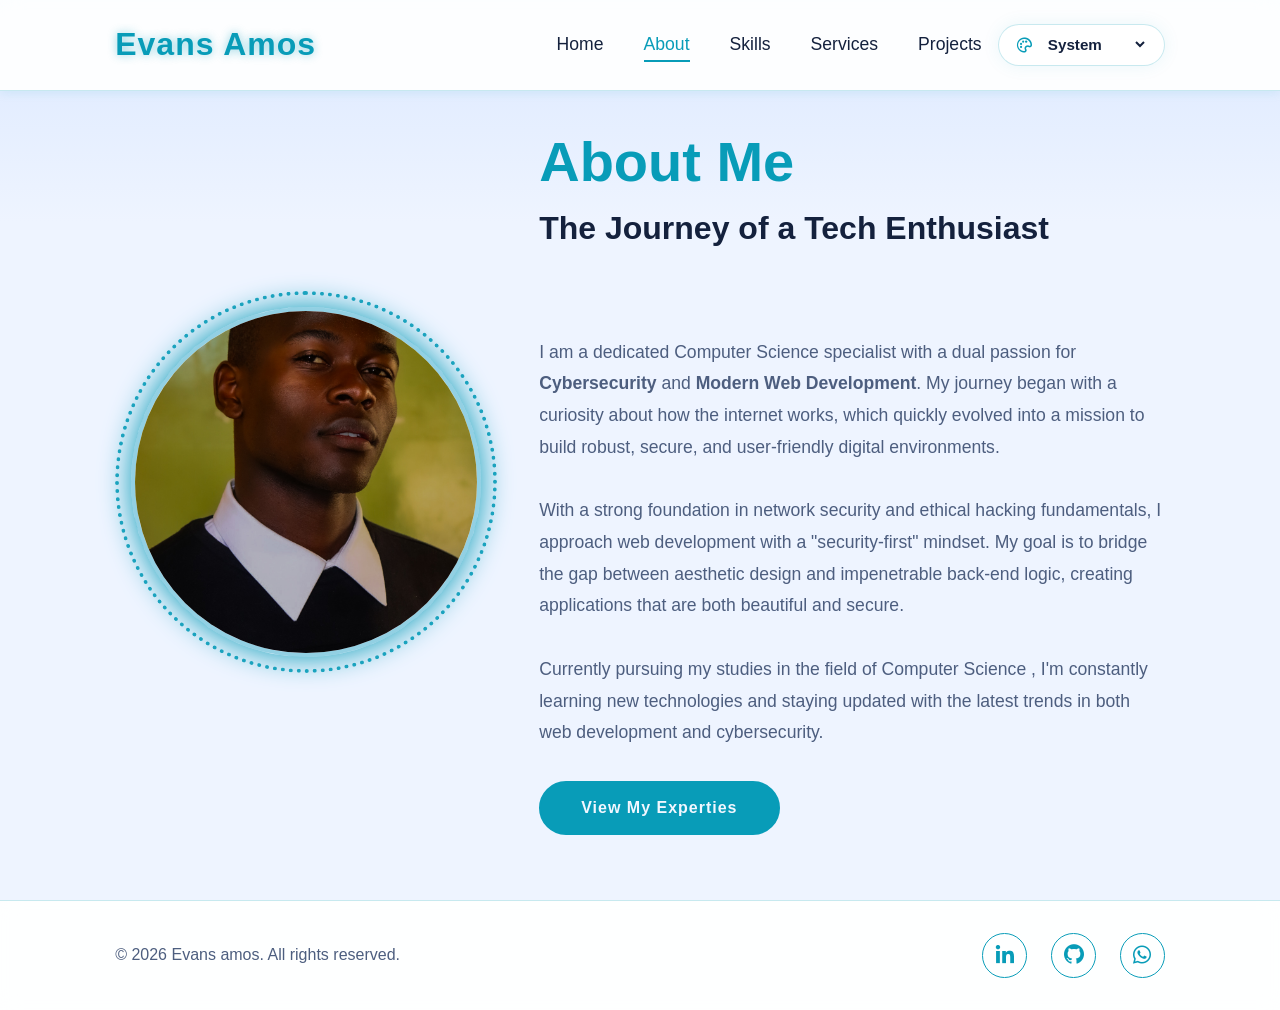
<file: about.html>
<!DOCTYPE html>
<html lang="en">
    <head>
        <meta charset="UTF-8">
        <meta name="viewport" content="width=device-width, initial-scale=1.0">
        <meta name="description" content="Learn more about Evans Amos - Computer Science specialist with a passion for Cybersecurity and Web Development">
        <title>About Me | Evans Amos</title>
        <script>
            (() => {
                const preference = localStorage.getItem('theme-preference') || 'system';
                const prefersDark = window.matchMedia('(prefers-color-scheme: dark)').matches;
                const theme = preference === 'system' ? (prefersDark ? 'dark' : 'light') : preference;
                document.documentElement.dataset.theme = theme;
                document.documentElement.dataset.themePreference = preference;
            })();
        </script>
        <link href="https://unpkg.com/boxicons@2.1.4/css/boxicons.min.css" rel="stylesheet">
        <link rel="stylesheet" href="style.css">
    </head>
    <body>
        <header>
            <div class="logo">Evans Amos</div>
            <nav class="nav">
                <ul>
                    <li><a href="index.html" class="nav-link">Home</a></li>
                    <li><a href="about.html" class="nav-link active">About</a></li>
                    <li><a href="skills.html" class="nav-link">Skills</a></li>
                    <li><a href="services.html" class="nav-link">Services</a></li>
                    <li><a href="projects.html" class="nav-link">Projects</a></li>
                </ul>
            </nav>
            <div class="theme-switcher">
                <i class="bx bx-palette" aria-hidden="true"></i>
                <select class="theme-select" aria-label="Select color theme">
                    <option value="system">System</option>
                    <option value="dark">Dark</option>
                    <option value="light">Light</option>
                </select>
            </div>
            <div class="menu-toggle">
                <span></span>
                <span></span>
                <span></span>
            </div>
        </header>
        <main>
            <section class="about reveal" id="about">
                <div class="about-heading-group">
                    <h2 class="heading">About Me</h2>
                    <h3>The Journey of a Tech Enthusiast</h3>
                </div>

                <div class="about-img">
                    <img src="Images/About Image.jpg" alt="My Profile Picture" id="mypic" class="profile-img" loading="lazy">
                </div>

                <div class="about-content">
                    <p>
                        I am a dedicated Computer Science specialist with a dual passion for <strong>Cybersecurity</strong> and <strong>Modern Web Development</strong>. 
                        My journey began with a curiosity about how the internet works, which quickly evolved into a mission to build 
                        robust, secure, and user-friendly digital environments.
                    </p>
                    <p>
                         With a strong foundation in network security and ethical hacking fundamentals, I approach web development 
                        with a "security-first" mindset. My goal is to bridge the gap between aesthetic design and impenetrable 
                        back-end logic, creating applications that are both beautiful and secure.
                    </p>
                    <p>
                        Currently pursuing my studies in the field of Computer Science , I'm constantly learning new technologies and staying updated 
                        with the latest trends in both web development and cybersecurity.
                    </p>
                    <a href="skills.html" class="btn">View My Experties</a>
                </div>
            </section>
        </main>

        <footer>
            <p>&copy; 2026 Evans amos. All rights reserved.</p>
            <div class="social-icons">
                <div class="social-icons">
                    <a href="https://www.linkedin.com/in/evans-amos-067872370" target="_blank" rel="noopener norferrer" title="LinedIn"><i class="bx bxl-linkedin"></i></a>
                    <a href="https://github.com/evansamos254" target="_blank" rel="noopener norferrer" title="GitHub"><i class="bx bxl-github"></i></a>
                    <a href="https://wa.me/254708471884?text=Hi%20Evans%20%I%20need%20%help." target="_blank" rel="noopener norferrer" title="WhatsApp"><i class="bx bxl-whatsapp"></i></a>
                </div>
            </div>
        </footer>

        <script src="js/main.js"></script>
    </body>
</html>
</file>
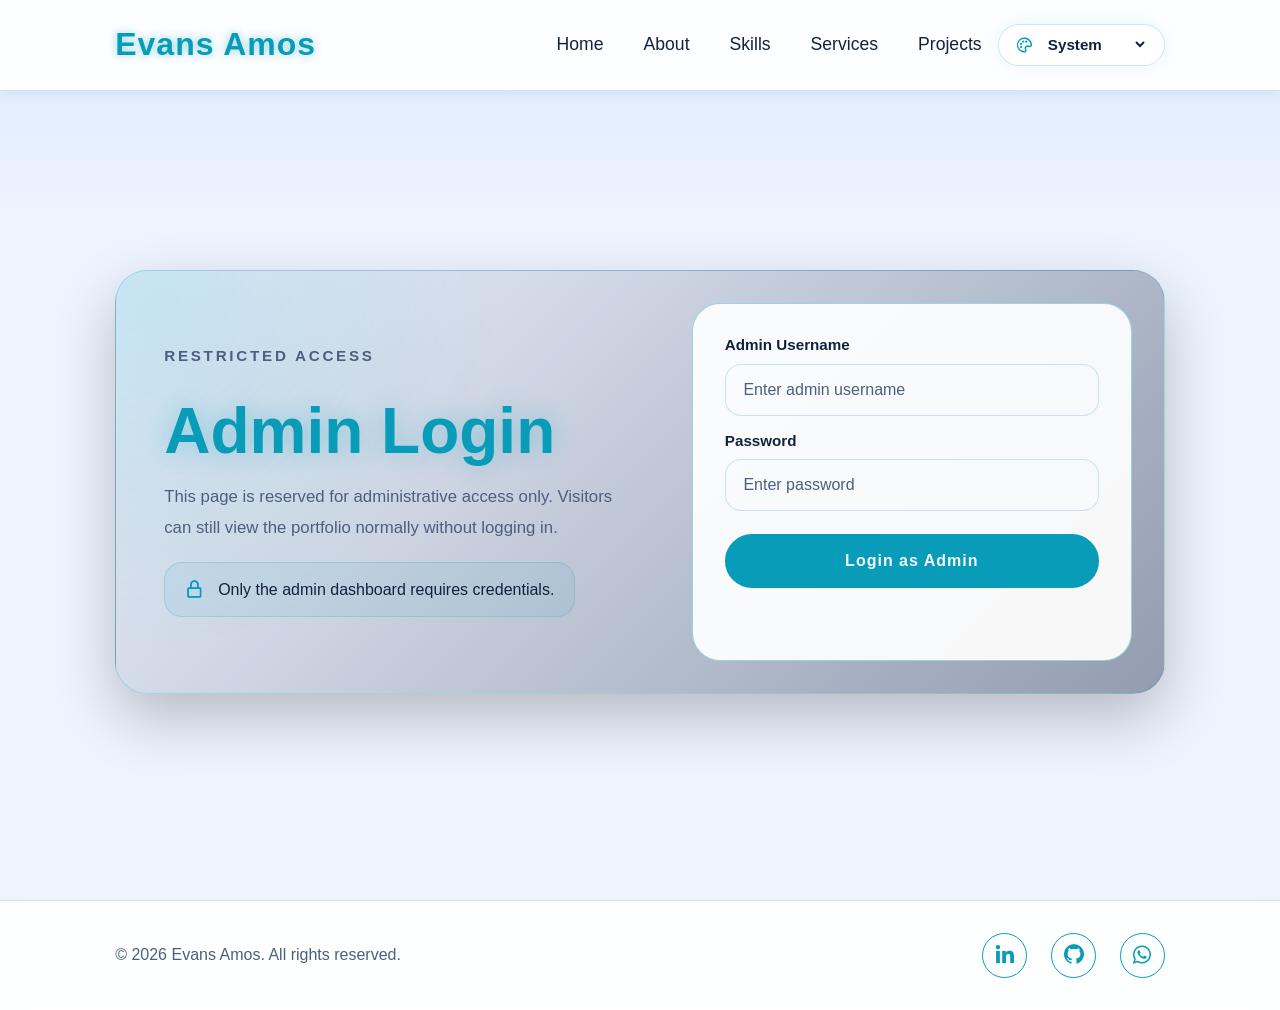
<file: admin-dashboard.html>
<!DOCTYPE html>
<html lang="en">
    <head>
        <meta charset="UTF-8">
        <meta name="viewport" content="width=device-width, initial-scale=1.0">
        <meta name="description" content="Private admin dashboard for Evans Amos portfolio">
        <title>Admin Dashboard | Evans Amos</title>
        <script>
            (() => {
                const preference = localStorage.getItem('theme-preference') || 'system';
                const prefersDark = window.matchMedia('(prefers-color-scheme: dark)').matches;
                const theme = preference === 'system' ? (prefersDark ? 'dark' : 'light') : preference;
                document.documentElement.dataset.theme = theme;
                document.documentElement.dataset.themePreference = preference;
            })();
        </script>
        <link href="https://unpkg.com/boxicons@2.1.4/css/boxicons.min.css" rel="stylesheet">
        <link rel="stylesheet" href="style.css">
    </head>
    <body class="admin-dashboard-page">
        <header>
            <div class="logo" data-portfolio-key="name">Evans Amos</div>
            <nav class="nav admin-nav">
                <ul>
                    <li><a href="index.html" class="nav-link">View Portfolio</a></li>
                    <li><button type="button" class="nav-link admin-logout-link" data-admin-logout>Logout</button></li>
                </ul>
            </nav>
            <div class="theme-switcher">
                <i class="bx bx-palette" aria-hidden="true"></i>
                <select class="theme-select" aria-label="Select color theme">
                    <option value="system">System</option>
                    <option value="dark">Dark</option>
                    <option value="light">Light</option>
                </select>
            </div>
            <div class="menu-toggle">
                <span></span>
                <span></span>
                <span></span>
            </div>
        </header>

        <main class="admin-dashboard-main" data-admin-dashboard>
            <section class="admin-dashboard reveal">
                <div class="admin-dashboard-shell">
                    <div class="admin-dashboard-hero">
                        <span class="section-kicker">Private Area</span>
                        <h1>Admin Dashboard</h1>
                        <p>This space is for admin use only. The portfolio remains public for visitors, but this page always requires a fresh login after you leave it.</p>
                    </div>

                    <div class="admin-dashboard-grid">
                        <article class="admin-dashboard-card">
                            <i class="bx bx-shield-quarter"></i>
                            <h2>Protected Session</h2>
                            <p>Your admin session is temporary and is cleared as soon as you leave, reload, or close this admin page.</p>
                        </article>

                        <article class="admin-dashboard-card">
                            <i class="bx bx-globe"></i>
                            <h2>Public Portfolio</h2>
                            <p>Anyone can still open the portfolio pages without any login prompt. Only this dashboard is restricted.</p>
                        </article>

                        <article class="admin-dashboard-card">
                            <i class="bx bx-exit"></i>
                            <h2>Leave Admin Area</h2>
                            <p>Use the logout button or return to the portfolio. Either way, the next admin visit will start from the login page again.</p>
                        </article>
                    </div>

                    <div class="admin-panel">
                        <h2>Portfolio Editor</h2>
                        <p>Update the homepage and About text without touching code.</p>
                        <form class="admin-form" id="admin-portfolio-form">
                            <div class="admin-form-grid">
                                <label>
                                    <span>Display Name</span>
                                    <input type="text" id="admin-portfolio-name" placeholder="Evans Amos">
                                </label>
                                <label>
                                    <span>Hero Role Line</span>
                                    <input type="text" id="admin-portfolio-role" placeholder="Cybersecurity Specialist">
                                </label>
                            </div>
                            <label>
                                <span>Hero Intro</span>
                                <textarea id="admin-portfolio-intro" rows="3" placeholder="Short intro paragraph on the home page."></textarea>
                            </label>
                            <label>
                                <span>About Paragraph 1</span>
                                <textarea id="admin-portfolio-about-1" rows="3"></textarea>
                            </label>
                            <label>
                                <span>About Paragraph 2</span>
                                <textarea id="admin-portfolio-about-2" rows="3"></textarea>
                            </label>
                            <label>
                                <span>About Paragraph 3</span>
                                <textarea id="admin-portfolio-about-3" rows="3"></textarea>
                            </label>
                            <div class="admin-form-actions">
                                <button type="submit" class="btn">Save Portfolio</button>
                                <button type="button" class="btn btn-outline" data-admin-portfolio-reset>Reset Form</button>
                                <button type="button" class="btn btn-outline" data-admin-portfolio-clear>Delete Saved Edits</button>
                            </div>
                        </form>
                    </div>

                    <div class="admin-panel">
                        <h2>Project Manager</h2>
                        <p>Add, edit, or delete portfolio projects. Saved projects show on the Projects page.</p>
                        <form class="admin-form" id="admin-project-form">
                            <input type="hidden" data-admin-project-id>
                            <input type="hidden" id="admin-project-image-data">
                            <div class="admin-form-grid">
                                <label>
                                    <span>Project Title</span>
                                    <input type="text" id="admin-project-title" required>
                                </label>
                                <label>
                                    <span>Image URL</span>
                                    <input type="text" id="admin-project-image" placeholder="Images/project-2.png">
                                </label>
                            </div>
                            <label>
                                <span>Or Upload Image</span>
                                <input type="file" id="admin-project-image-file" accept="image/*">
                                <small class="admin-help">Choose an image from any folder on your device. The upload is saved in this browser only.</small>
                            </label>
                            <label>
                                <span>Description</span>
                                <textarea id="admin-project-description" rows="3" required></textarea>
                            </label>
                            <div class="admin-form-grid">
                                <label>
                                    <span>Live Link</span>
                                    <input type="text" id="admin-project-live">
                                </label>
                                <label>
                                    <span>GitHub Link</span>
                                    <input type="text" id="admin-project-github">
                                </label>
                            </div>
                            <div class="admin-form-actions">
                                <button type="submit" class="btn">Save Project</button>
                                <button type="button" class="btn btn-outline" data-admin-project-reset>Reset Form</button>
                            </div>
                        </form>
                        <div class="admin-list" id="admin-project-list"></div>
                    </div>

                    <div class="admin-panel">
                        <h2>Article Manager</h2>
                        <p>Add blog-style articles. Saved articles show on the Articles page.</p>
                        <form class="admin-form" id="admin-article-form">
                            <input type="hidden" data-admin-article-id>
                            <div class="admin-form-grid">
                                <label>
                                    <span>Article Title</span>
                                    <input type="text" id="admin-article-title" required>
                                </label>
                                <label>
                                    <span>Publish Date</span>
                                    <input type="text" id="admin-article-date" placeholder="March 9, 2026">
                                </label>
                            </div>
                            <label>
                                <span>Excerpt</span>
                                <textarea id="admin-article-excerpt" rows="3" required></textarea>
                            </label>
                            <label>
                                <span>Read Link (optional)</span>
                                <input type="text" id="admin-article-link" placeholder="https://example.com/article">
                            </label>
                            <div class="admin-form-actions">
                                <button type="submit" class="btn">Save Article</button>
                                <button type="button" class="btn btn-outline" data-admin-article-reset>Reset Form</button>
                            </div>
                        </form>
                        <div class="admin-list" id="admin-article-list"></div>
                    </div>

                    <div class="admin-panel">
                        <h2>Enquiry Inbox</h2>
                        <p>View requests submitted from the public enquiry form.</p>
                        <div class="admin-form-actions">
                            <button type="button" class="btn btn-outline" data-admin-enquiry-clear>Clear All Enquiries</button>
                        </div>
                        <div class="admin-list" id="admin-enquiry-list"></div>
                    </div>
                </div>
            </section>
        </main>

        <footer>
            <p>&copy; 2026 Evans Amos. All rights reserved.</p>
            <div class="social-icons">
                <a href="https://www.linkedin.com/in/evans-amos-067872370" target="_blank" rel="noopener noreferrer" title="LinkedIn"><i class="bx bxl-linkedin"></i></a>
                <a href="https://github.com/evansamos254" target="_blank" rel="noopener noreferrer" title="GitHub"><i class="bx bxl-github"></i></a>
                <a href="https://wa.me/254708471884?text=Hi%20Evans%20I%20need%20help." target="_blank" rel="noopener noreferrer" title="WhatsApp"><i class="bx bxl-whatsapp"></i></a>
            </div>
        </footer>

        <script src="js/main.js"></script>
    </body>
</html>
</file>
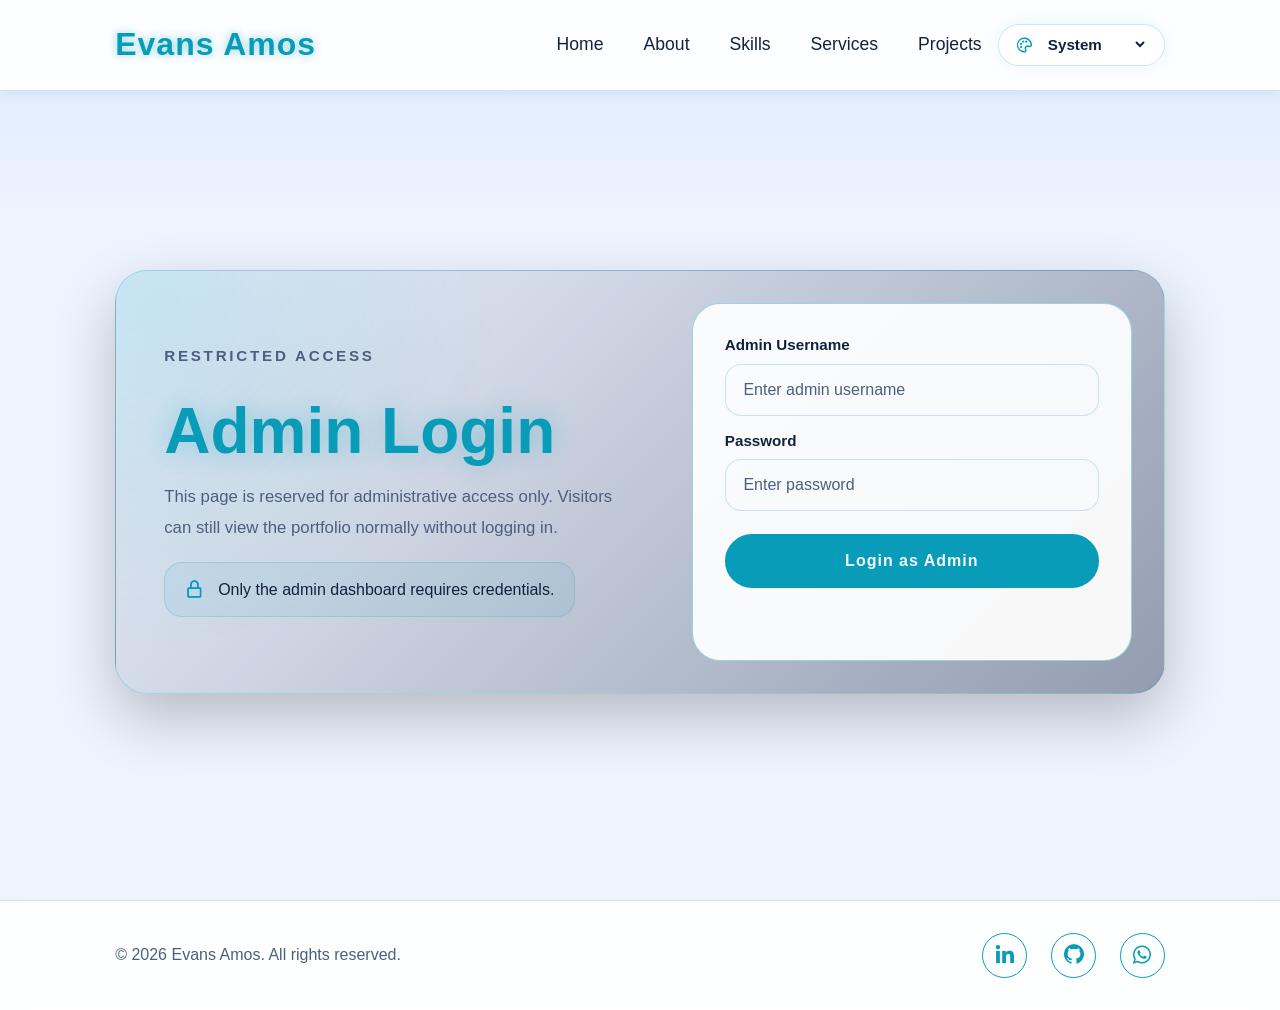
<file: admin-login.html>
<!DOCTYPE html>
<html lang="en">
    <head>
        <meta charset="UTF-8">
        <meta name="viewport" content="width=device-width, initial-scale=1.0">
        <meta name="description" content="Admin login page for Evans Amos portfolio site">
        <title>Admin Login | Evans Amos</title>
        <script>
            (() => {
                const preference = localStorage.getItem('theme-preference') || 'system';
                const prefersDark = window.matchMedia('(prefers-color-scheme: dark)').matches;
                const theme = preference === 'system' ? (prefersDark ? 'dark' : 'light') : preference;
                document.documentElement.dataset.theme = theme;
                document.documentElement.dataset.themePreference = preference;
            })();
        </script>
        <link href="https://unpkg.com/boxicons@2.1.4/css/boxicons.min.css" rel="stylesheet">
        <link rel="stylesheet" href="style.css">
    </head>
    <body class="admin-login-page">
        <header>
            <div class="logo" data-portfolio-key="name">Evans Amos</div>
            <nav class="nav">
                <ul>
                    <li><a href="index.html" class="nav-link">Home</a></li>
                    <li><a href="about.html" class="nav-link">About</a></li>
                    <li><a href="skills.html" class="nav-link">Skills</a></li>
                    <li><a href="services.html" class="nav-link">Services</a></li>
                    <li><a href="projects.html" class="nav-link">Projects</a></li>
                </ul>
            </nav>
            <div class="theme-switcher">
                <i class="bx bx-palette" aria-hidden="true"></i>
                <select class="theme-select" aria-label="Select color theme">
                    <option value="system">System</option>
                    <option value="dark">Dark</option>
                    <option value="light">Light</option>
                </select>
            </div>
            <div class="menu-toggle">
                <span></span>
                <span></span>
                <span></span>
            </div>
        </header>

        <main class="admin-login-main">
            <section class="admin-login reveal">
                <div class="admin-login-shell">
                    <div class="admin-login-intro">
                        <span class="section-kicker">Restricted Access</span>
                        <h1>Admin Login</h1>
                        <p>This page is reserved for administrative access only. Visitors can still view the portfolio normally without logging in.</p>
                        <div class="admin-login-note">
                            <i class="bx bx-lock-alt" aria-hidden="true"></i>
                            <span>Only the admin dashboard requires credentials.</span>
                        </div>
                    </div>

                    <form class="admin-login-form" id="admin-login-form">
                        <label class="admin-field" for="admin-username">
                            <span>Admin Username</span>
                            <input type="text" id="admin-username" name="username" placeholder="Enter admin username" autocomplete="username" required>
                        </label>

                        <label class="admin-field" for="admin-password">
                            <span>Password</span>
                            <input type="password" id="admin-password" name="password" placeholder="Enter password" autocomplete="current-password" required>
                        </label>

                        <button type="submit" class="btn admin-submit">Login as Admin</button>
                        <p class="admin-login-status" id="admin-login-status" aria-live="polite"></p>
                    </form>
                </div>
            </section>
        </main>

        <footer>
            <p>&copy; 2026 Evans Amos. All rights reserved.</p>
            <div class="social-icons">
                <a href="https://www.linkedin.com/in/evans-amos-067872370" target="_blank" rel="noopener noreferrer" title="LinkedIn"><i class="bx bxl-linkedin"></i></a>
                <a href="https://github.com/evansamos254" target="_blank" rel="noopener noreferrer" title="GitHub"><i class="bx bxl-github"></i></a>
                <a href="https://wa.me/254708471884?text=Hi%20Evans%20I%20need%20help." target="_blank" rel="noopener noreferrer" title="WhatsApp"><i class="bx bxl-whatsapp"></i></a>
            </div>
        </footer>

        <script src="js/main.js"></script>
    </body>
</html>
</file>
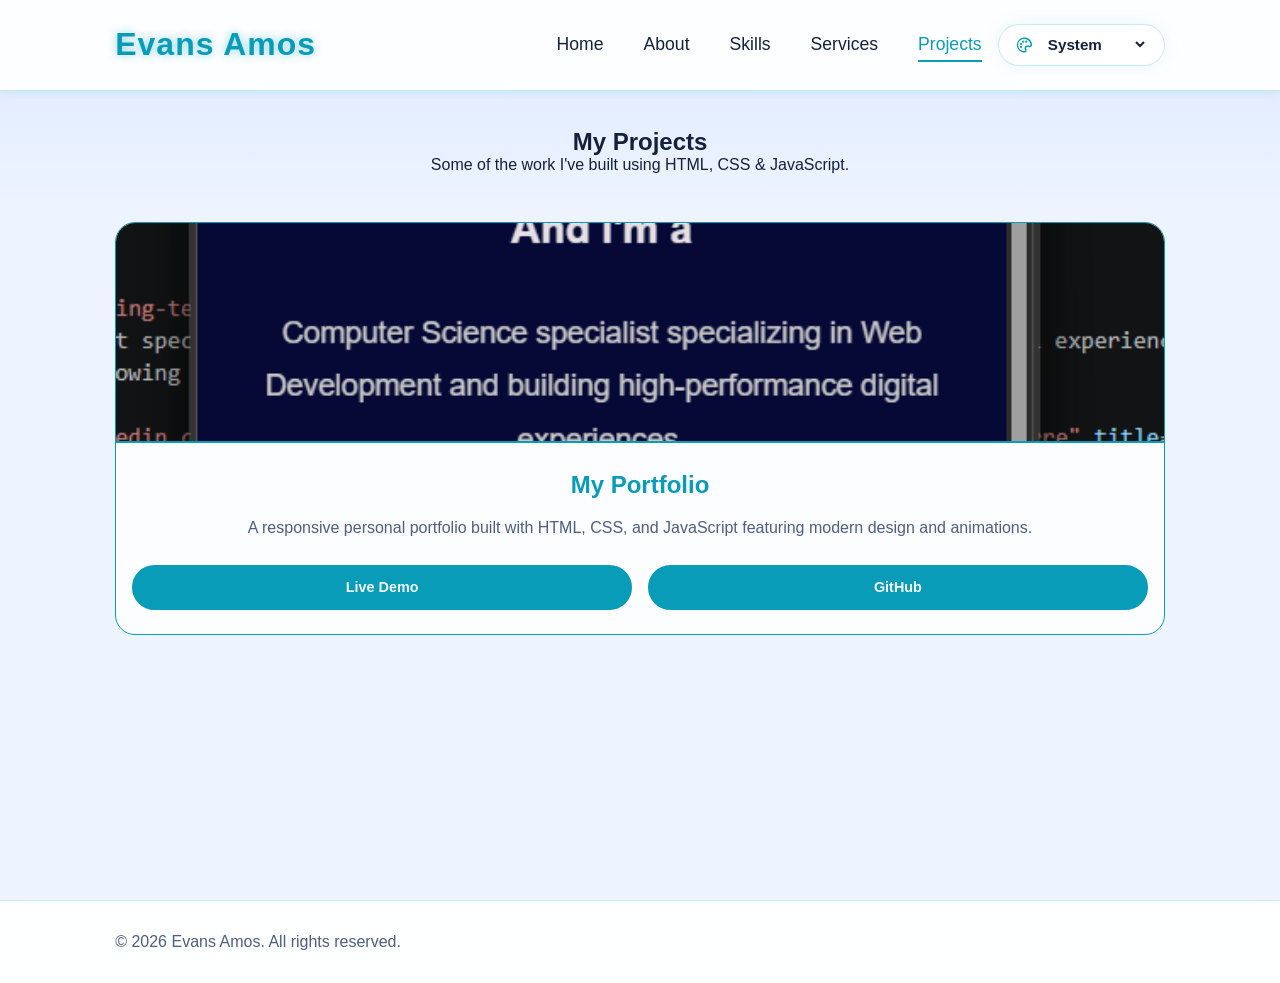
<file: projects.html>
<!DOCTYPE html>
<html lang="en">
    <head>
        <meta charset="UTF-8">
        <meta name="viewport" content="width=device-width, initial-scale=1.0">
        <meta name="description" content="view the portfolio projects by Evans Amos - Web Development and Cybersecurity work">
        <title>Projects | Evans Amos</title>
        <script>
            (() => {
                const preference = localStorage.getItem('theme-preference') || 'system';
                const prefersDark = window.matchMedia('(prefers-color-scheme: dark)').matches;
                const theme = preference === 'system' ? (prefersDark ? 'dark' : 'light') : preference;
                document.documentElement.dataset.theme = theme;
                document.documentElement.dataset.themePreference = preference;
            })();
        </script>
        <link href="https://unpkg.com/boxicons@2.1.4/css/boxicons.min.css" rel="stylesheet">
        <link rel="stylesheet" href="style.css">
    </head>
    <body>
        <header>
            <div class="logo">Evans Amos</div>
            <nav class="nav">
                <ul>
                    <li><a href="index.html" class="nav-link">Home</a></li>
                    <li><a href="about.html" class="nav-link">About</a></li>
                    <li><a href="skills.html" class="nav-link">Skills</a></li>
                    <li><a href="services.html" class="nav-link">Services</a></li>
                    <li><a href="projects.html" class="nav-link">Projects</a></li>
                </ul>
            </nav>
            <div class="theme-switcher">
                <i class="bx bx-palette" aria-hidden="true"></i>
                <select class="theme-select" aria-label="Select color theme">
                    <option value="system">System</option>
                    <option value="dark">Dark</option>
                    <option value="light">Light</option>
                </select>
            </div>
            <div class="menu-toggle">
                <span></span>
                <span></span>
                <span></span>
            </div>
        </header>
        <section class="projects">
            <h1>My Projects</h1>
            <p>Some of the work I've built using HTML, CSS & JavaScript.</p>

            <!-- JS will inject projects here -->
             <div class="projects-container" id="projectsContainer"></div>
        </section>



        <footer>
            <p>&copy; 2026 Evans Amos. All rights reserved.</p>
        </footer>

        <script src="js/main.js"></script>
    </body>
</html>
</file>
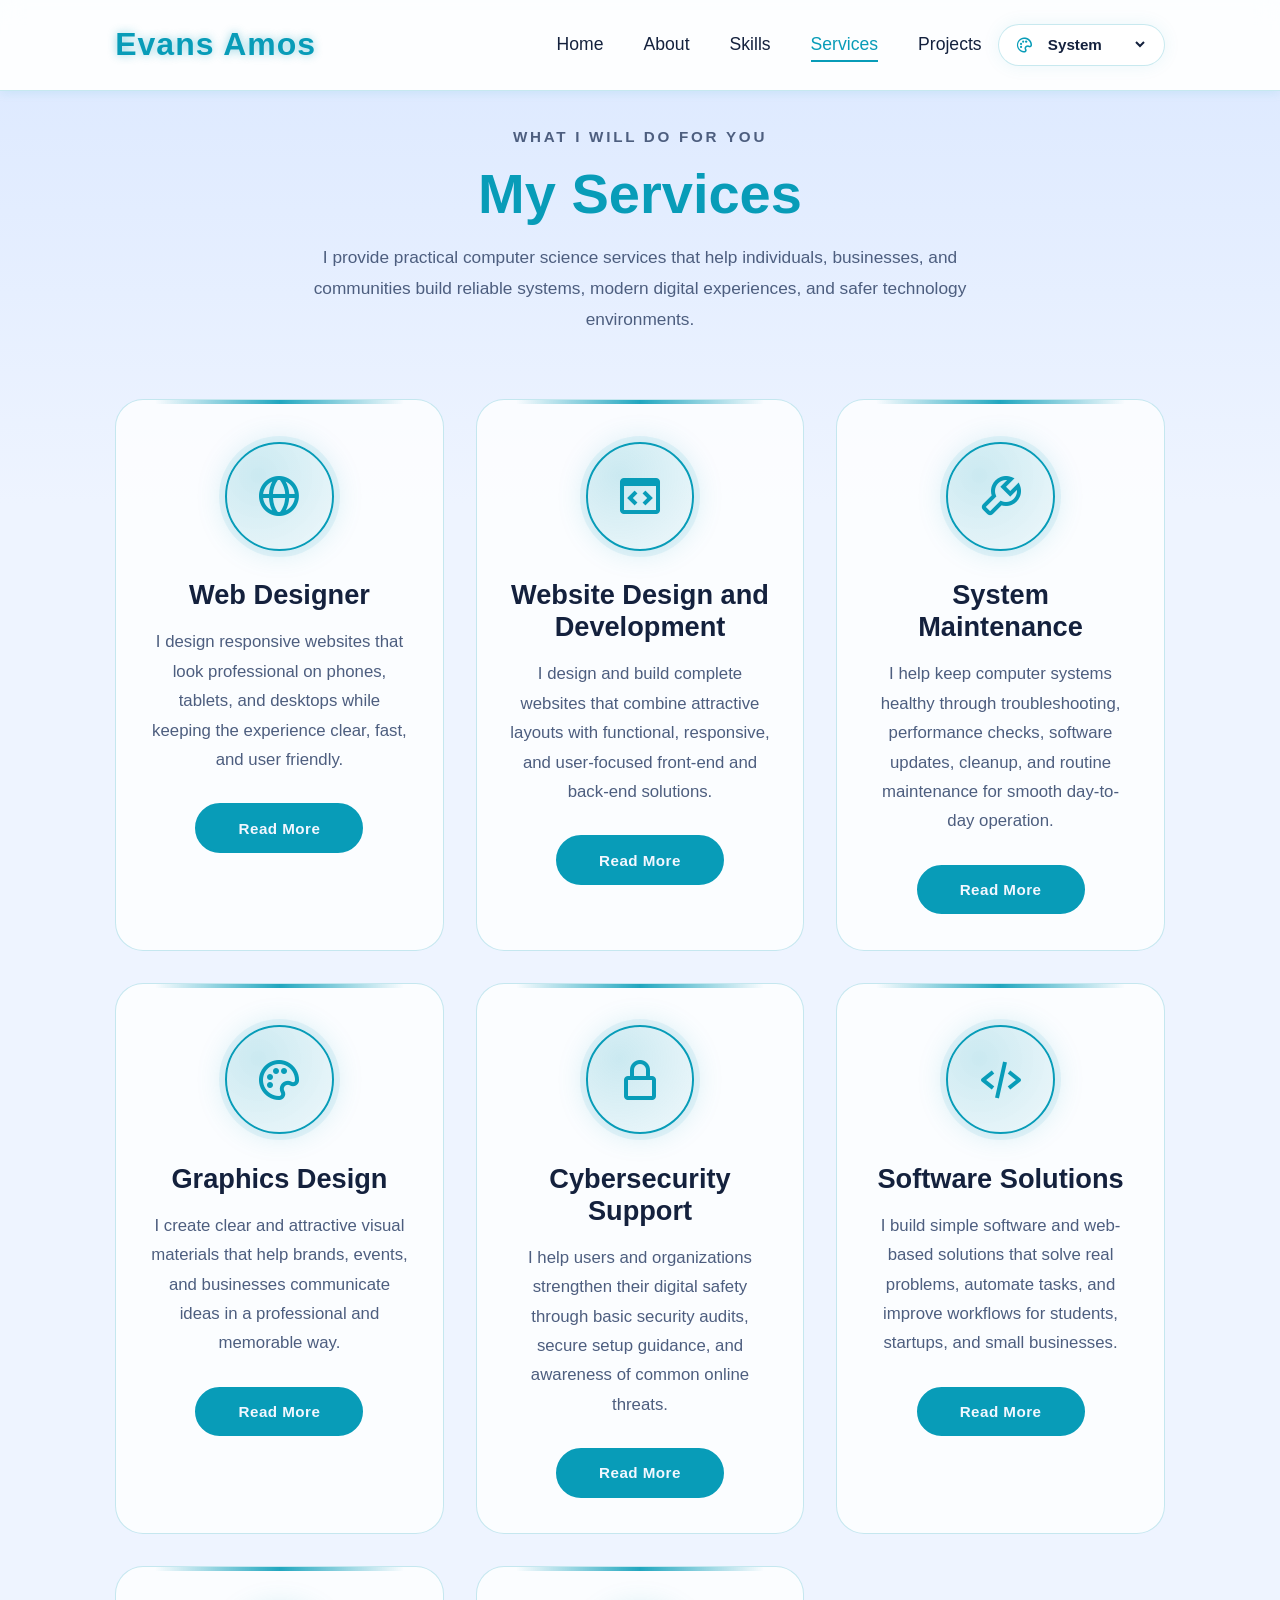
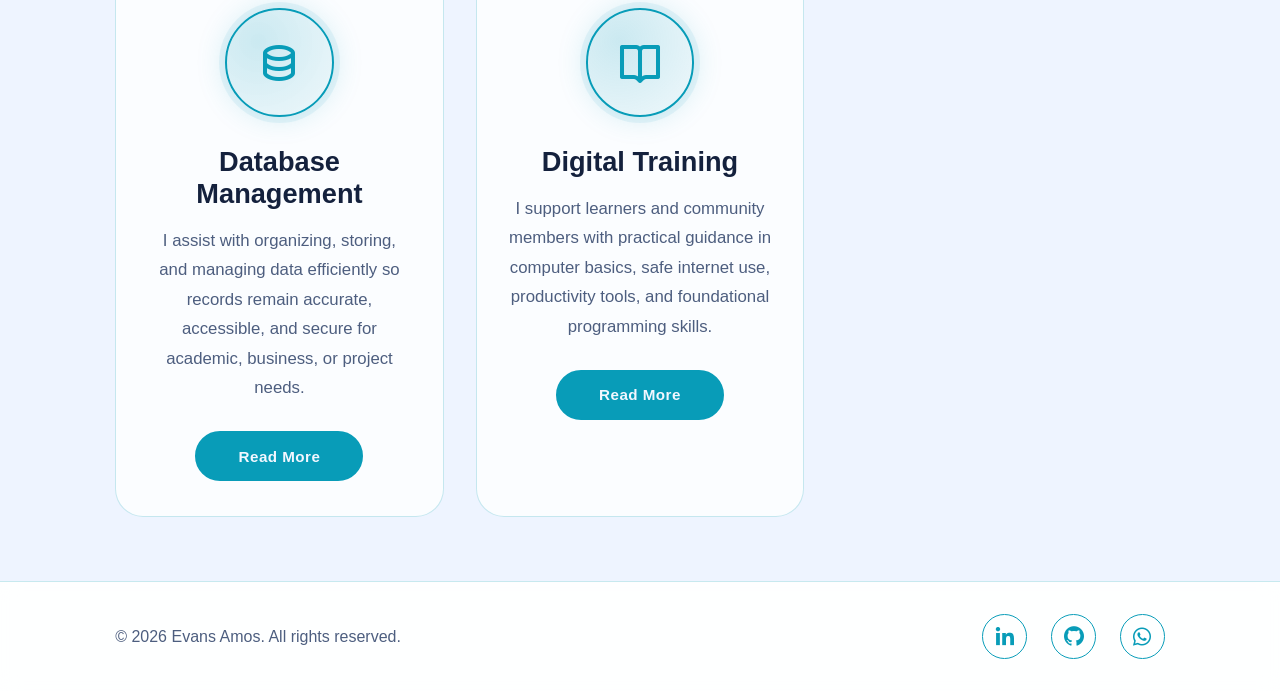
<file: services.html>
<!DOCTYPE html>
<html lang="en">
    <head>
        <meta charset="UTF-8">
        <meta name="viewport" content="width=device-width, initial-scale=1.0">
        <meta name="description" content="Discover the computer science services offered by Evans Amos, from web design to cybersecurity support and system maintenance.">
        <title>Services | Evans Amos</title>
        <script>
            (() => {
                const preference = localStorage.getItem('theme-preference') || 'system';
                const prefersDark = window.matchMedia('(prefers-color-scheme: dark)').matches;
                const theme = preference === 'system' ? (prefersDark ? 'dark' : 'light') : preference;
                document.documentElement.dataset.theme = theme;
                document.documentElement.dataset.themePreference = preference;
            })();
        </script>
        <link href="https://unpkg.com/boxicons@2.1.4/css/boxicons.min.css" rel="stylesheet">
        <link rel="stylesheet" href="style.css">
    </head>
    <body>
        <header>
            <div class="logo">Evans Amos</div>
            <nav class="nav">
                <ul>
                    <li><a href="index.html" class="nav-link">Home</a></li>
                    <li><a href="about.html" class="nav-link">About</a></li>
                    <li><a href="skills.html" class="nav-link">Skills</a></li>
                    <li><a href="services.html" class="nav-link active">Services</a></li>
                    <li><a href="projects.html" class="nav-link">Projects</a></li>
                </ul>
            </nav>
            <div class="theme-switcher">
                <i class="bx bx-palette" aria-hidden="true"></i>
                <select class="theme-select" aria-label="Select color theme">
                    <option value="system">System</option>
                    <option value="dark">Dark</option>
                    <option value="light">Light</option>
                </select>
            </div>
            <div class="menu-toggle">
                <span></span>
                <span></span>
                <span></span>
            </div>
        </header>

        <main>
            <section class="services reveal">
                <span class="section-kicker">What I Will Do For You</span>
                <h2 class="heading">My Services</h2>
                <p class="services-intro">
                    I provide practical computer science services that help individuals, businesses, and communities
                    build reliable systems, modern digital experiences, and safer technology environments.
                </p>

                <div class="services-grid">
                    <article class="service-card">
                        <div class="service-icon">
                            <i class="bx bx-globe" aria-hidden="true"></i>
                        </div>
                        <h3>Web Designer</h3>
                        <p class="service-summary">
                            I design responsive websites that look professional on phones, tablets, and desktops while
                            keeping the experience clear, fast, and user friendly.
                        </p>
                        <button type="button" class="service-link service-toggle" aria-expanded="false">Read More</button>
                        <div class="service-details">
                            <p>
                                This service includes layout planning, color and typography selection, responsive page
                                structure, landing pages, portfolio sites, and business websites designed to support a
                                strong online presence.
                            </p>
                        </div>
                    </article>

                    <article class="service-card">
                        <div class="service-icon">
                            <i class="bx bx-code-block" aria-hidden="true"></i>
                        </div>
                        <h3>Website Design and Development</h3>
                        <p class="service-summary">
                            I design and build complete websites that combine attractive layouts with functional,
                            responsive, and user-focused front-end and back-end solutions.
                        </p>
                        <button type="button" class="service-link service-toggle" aria-expanded="false">Read More</button>
                        <div class="service-details">
                            <p>
                                This service covers planning, interface design, coding, responsive implementation,
                                content structure, performance improvements, and creating websites that are ready for
                                personal brands, businesses, and organizations.
                            </p>
                        </div>
                    </article>

                    <article class="service-card">
                        <div class="service-icon">
                            <i class="bx bx-wrench" aria-hidden="true"></i>
                        </div>
                        <h3>System Maintenance</h3>
                        <p class="service-summary">
                            I help keep computer systems healthy through troubleshooting, performance checks, software
                            updates, cleanup, and routine maintenance for smooth day-to-day operation.
                        </p>
                        <button type="button" class="service-link service-toggle" aria-expanded="false">Read More</button>
                        <div class="service-details">
                            <p>
                                I can assist with virus cleanup, operating system optimization, driver installation,
                                hardware checks, backup routines, and performance improvements for personal and office
                                computers.
                            </p>
                        </div>
                    </article>

                    <article class="service-card">
                        <div class="service-icon">
                            <i class="bx bx-palette" aria-hidden="true"></i>
                        </div>
                        <h3>Graphics Design</h3>
                        <p class="service-summary">
                            I create clear and attractive visual materials that help brands, events, and businesses
                            communicate ideas in a professional and memorable way.
                        </p>
                        <button type="button" class="service-link service-toggle" aria-expanded="false">Read More</button>
                        <div class="service-details">
                            <p>
                                This can include posters, social media flyers, simple brand visuals, presentation
                                graphics, marketing banners, and promotional designs tailored to your audience and
                                message.
                            </p>
                        </div>
                    </article>

                    <article class="service-card">
                        <div class="service-icon">
                            <i class="bx bx-lock-alt" aria-hidden="true"></i>
                        </div>
                        <h3>Cybersecurity Support</h3>
                        <p class="service-summary">
                            I help users and organizations strengthen their digital safety through basic security audits,
                            secure setup guidance, and awareness of common online threats.
                        </p>
                        <button type="button" class="service-link service-toggle" aria-expanded="false">Read More</button>
                        <div class="service-details">
                            <p>
                                Support includes password hygiene guidance, safer device configuration, phishing
                                awareness, account protection recommendations, and practical steps to reduce common
                                digital risks.
                            </p>
                        </div>
                    </article>

                    <article class="service-card">
                        <div class="service-icon">
                            <i class="bx bx-code-alt" aria-hidden="true"></i>
                        </div>
                        <h3>Software Solutions</h3>
                        <p class="service-summary">
                            I build simple software and web-based solutions that solve real problems, automate tasks,
                            and improve workflows for students, startups, and small businesses.
                        </p>
                        <button type="button" class="service-link service-toggle" aria-expanded="false">Read More</button>
                        <div class="service-details">
                            <p>
                                Depending on the need, I can help with dashboards, data entry tools, school projects,
                                simple management systems, and custom features that reduce manual work and save time.
                            </p>
                        </div>
                    </article>

                    <article class="service-card">
                        <div class="service-icon">
                            <i class="bx bx-data" aria-hidden="true"></i>
                        </div>
                        <h3>Database Management</h3>
                        <p class="service-summary">
                            I assist with organizing, storing, and managing data efficiently so records remain accurate,
                            accessible, and secure for academic, business, or project needs.
                        </p>
                        <button type="button" class="service-link service-toggle" aria-expanded="false">Read More</button>
                        <div class="service-details">
                            <p>
                                This includes database structure planning, query support, record organization, simple
                                reporting, and helping maintain consistent and usable data for decision-making.
                            </p>
                        </div>
                    </article>

                    <article class="service-card">
                        <div class="service-icon">
                            <i class="bx bx-book-open" aria-hidden="true"></i>
                        </div>
                        <h3>Digital Training</h3>
                        <p class="service-summary">
                            I support learners and community members with practical guidance in computer basics, safe
                            internet use, productivity tools, and foundational programming skills.
                        </p>
                        <button type="button" class="service-link service-toggle" aria-expanded="false">Read More</button>
                        <div class="service-details">
                            <p>
                                Training can be structured for beginners, students, or teams and may cover digital
                                literacy, online research, office tools, basic coding concepts, and safe use of modern
                                technology.
                            </p>
                        </div>
                    </article>
                </div>
            </section>
        </main>

        <footer>
            <p>&copy; 2026 Evans Amos. All rights reserved.</p>
            <div class="social-icons">
                <a href="https://www.linkedin.com/in/evans-amos-067872370" target="_blank" rel="noopener noreferrer" title="LinkedIn"><i class="bx bxl-linkedin"></i></a>
                <a href="https://github.com/evansamos254" target="_blank" rel="noopener noreferrer" title="GitHub"><i class="bx bxl-github"></i></a>
                <a href="https://wa.me/254708471884?text=Hi%20Evans%20I%20need%20help." target="_blank" rel="noopener noreferrer" title="WhatsApp"><i class="bx bxl-whatsapp"></i></a>
            </div>
        </footer>

        <script src="js/main.js"></script>
    </body>
</html>
</file>
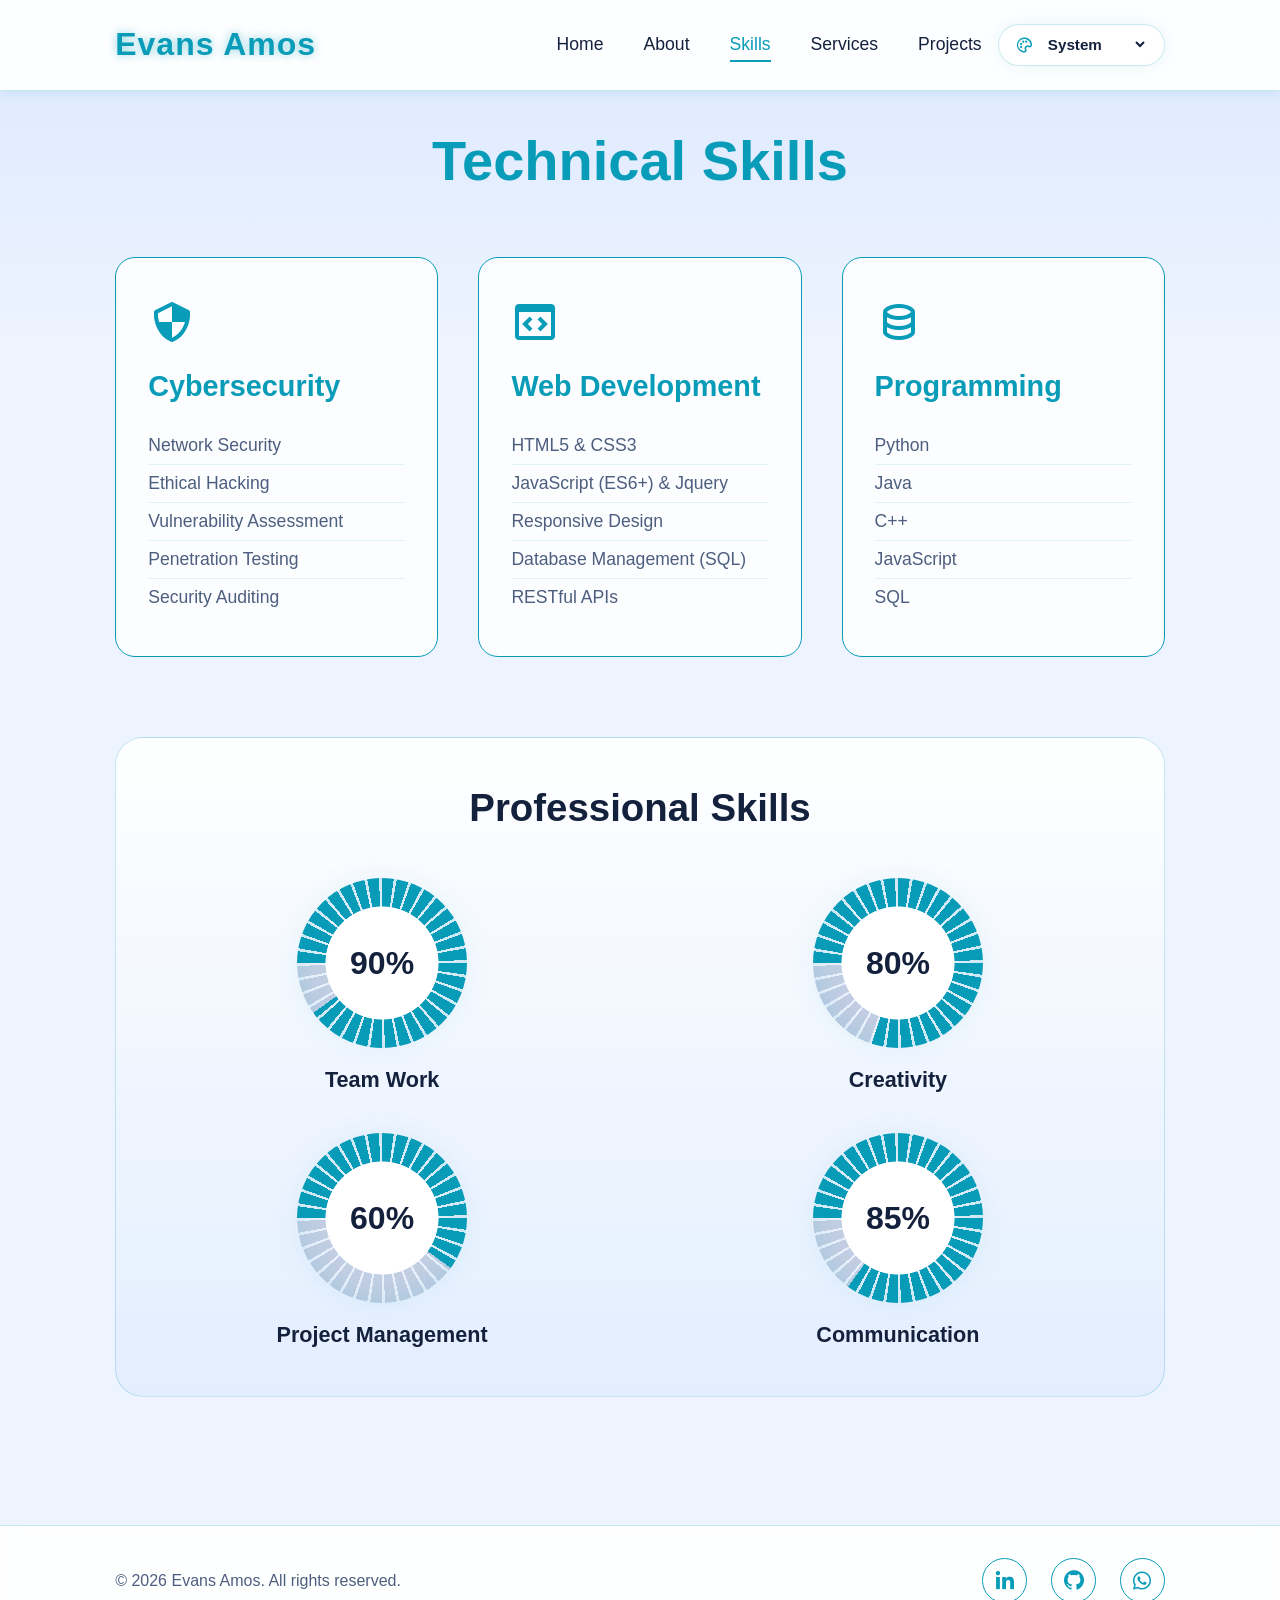
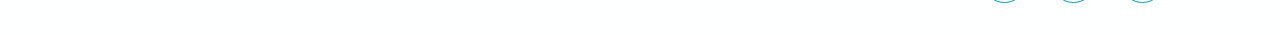
<file: skills.html>
<!DOCTYPE html>
<html lang="en">
    <head>
        <meta charset="UTF-8">
        <meta name="viewport" content="width=device-width, initial-scale=1.0">
        <meta name="description" content="Explore the technical skills and experties of Evans Amos in Cybersecurity and Web Development">
        <title>Skills | Evans Amos</title>
        <script>
            (() => {
                const preference = localStorage.getItem('theme-preference') || 'system';
                const prefersDark = window.matchMedia('(prefers-color-scheme: dark)').matches;
                const theme = preference === 'system' ? (prefersDark ? 'dark' : 'light') : preference;
                document.documentElement.dataset.theme = theme;
                document.documentElement.dataset.themePreference = preference;
            })();
        </script>
        <link href="https://unpkg.com/boxicons@2.1.4/css/boxicons.min.css" rel="stylesheet">
        <link rel="stylesheet" href="style.css">
    </head>
    <body>
        <header>
            <div class="logo">Evans Amos</div>
            <nav class="nav">
                <ul>
                    <li><a href="index.html" class="nav-link">Home</a></li>
                    <li><a href="about.html" class="nav-link">About</a></li>
                    <li><a href="skills.html" class="nav-link active">Skills</a></li>
                    <li><a href="services.html" class="nav-link">Services</a></li>
                    <li><a href="projects.html" class="nav-link">Projects</a></li>
                </ul>
            </nav>
            <div class="theme-switcher">
                <i class="bx bx-palette" aria-hidden="true"></i>
                <select class="theme-select" aria-label="Select color theme">
                    <option value="system">System</option>
                    <option value="dark">Dark</option>
                    <option value="light">Light</option>
                </select>
            </div>
            <div class="menu-toggle">
                <span></span>
                <span></span>
                <span></span>
            </div>
        </header>

        <main>
            <section class="skills reveal">
                <h2 class="heading">Technical Skills</h2>

                <div class="skills-container">
                    <div class="skill-card">
                        <i class="bx bx-shield-quarter"></i>
                        <h3>Cybersecurity</h3>
                        <ul>
                            <li>Network Security</li>
                            <li>Ethical Hacking</li>
                            <li>Vulnerability Assessment</li>
                            <li>Penetration Testing</li>
                            <li>Security Auditing</li>
                        </ul>
                    </div>

                    <div class="skill-card">
                        <i class="bx bx-code-block"></i>
                        <h3>Web Development</h3>
                        <ul>
                            <li>HTML5 & CSS3</li>
                            <li>JavaScript (ES6+) & Jquery</li>
                            <li>Responsive Design</li>
                            <li>Database Management (SQL)</li>
                            <li>RESTful APIs</li>
                        </ul>
                    </div>

                    <div class="skill-card">
                        <i class="bx bx-data"></i>
                        <h3>Programming</h3>
                        <ul>
                            <li>Python</li>
                            <li>Java</li>
                            <li>C++</li>
                            <li>JavaScript</li>
                            <li>SQL</li>
                        </ul>
                    </div>
                </div>

                <div class="professional-skills">
                    <h3 class="skills-subheading">Professional Skills</h3>

                    <div class="professional-skills-grid">
                        <article class="professional-skill-card">
                            <div class="radial-progress" style="--progress: 90;">
                                <span>90%</span>
                            </div>
                            <h4>Team Work</h4>
                        </article>

                        <article class="professional-skill-card">
                            <div class="radial-progress" style="--progress: 80;">
                                <span>80%</span>
                            </div>
                            <h4>Creativity</h4>
                        </article>

                        <article class="professional-skill-card">
                            <div class="radial-progress" style="--progress: 60;">
                                <span>60%</span>
                            </div>
                            <h4>Project Management</h4>
                        </article>

                        <article class="professional-skill-card">
                            <div class="radial-progress" style="--progress: 85;">
                                <span>85%</span>
                            </div>
                            <h4>Communication</h4>
                        </article>
                    </div>
                </div>
            </section>
        </main>


        <footer>
            <p>&copy; 2026 Evans Amos. All rights reserved.</p>
            <div class="social-icons">
                <a href="https://www.linkedin.com/in/evans-amos-067872370" target="_blank" rel="noopener norferrer" title="LinedIn"><i class="bx bxl-linkedin"></i></a>
                <a href="https://github.com/evansamos254" target="_blank" rel="noopener norferrer" title="GitHub"><i class="bx bxl-github"></i></a>
                <a href="https://wa.me/254708471884?text=Hi%20Evans%20%I%20need%20%help." target="_blank" rel="noopener norferrer" title="WhatsApp"><i class="bx bxl-whatsapp"></i></a>
            </div>
        </footer>


        <script src="js/main.js"></script>
    </body>
</file>
<file: style.css>
:root {
    --bg-color: #0a0b10;
    --second-bg-color: #0a1a3a;
    --body-bg: #060935;
    --surface-color: rgba(10, 26, 58, 0.72);
    --surface-strong: rgba(10, 26, 58, 0.95);
    --surface-elevated: rgba(10, 26, 58, 0.5);
    --surface-solid: #141c33;
    --text-color: #f8f2f2ec;
    --muted-text: #c7d0e0;
    --main-color: #00f2ff;
    --main-rgb: 0, 242, 255;
    --secondary-color: black;
    --accent-color: #7000ff;
    --border-color: rgba(var(--main-rgb), 0.2);
    --border-strong: rgba(var(--main-rgb), 0.35);
    --panel-gradient: linear-gradient(180deg, rgba(255, 255, 255, 0.03), rgba(10, 26, 58, 0.35));
    --ring-track-color: rgba(49, 7, 57, 0.95);
    --ring-cut-color: rgba(7, 10, 25, 0.9);
    --font-family: 'Poppins', sans-serif;
}

html[data-theme='light'] {
    --bg-color: #f2f7ff;
    --second-bg-color: #dbe8ff;
    --body-bg: #eef4ff;
    --surface-color: rgba(255, 255, 255, 0.78);
    --surface-strong: rgba(255, 255, 255, 0.92);
    --surface-elevated: rgba(255, 255, 255, 0.76);
    --surface-solid: #ffffff;
    --text-color: #14213d;
    --muted-text: #4d5e7f;
    --main-color: #089cb8;
    --main-rgb: 8, 156, 184;
    --secondary-color: #ffffff;
    --accent-color: #1a49c7;
    --border-color: rgba(var(--main-rgb), 0.22);
    --border-strong: rgba(var(--main-rgb), 0.4);
    --panel-gradient: linear-gradient(180deg, rgba(255, 255, 255, 0.94), rgba(222, 235, 255, 0.72));
    --ring-track-color: rgba(192, 205, 226, 0.98);
    --ring-cut-color: rgba(238, 244, 255, 0.92);
}

html {
    overflow-x: hidden;
    scroll-behavior: smooth;
    background: var(--body-bg);
}

html[data-theme='dark'] {
    color-scheme: dark;
}

html[data-theme='light'] {
    color-scheme: light;
}

* {
    margin: 0;
    padding: 0;
    box-sizing: border-box;
    text-decoration: none;
    border: none;
    outline: none;
    font-family: var(--font-family);
}

.sr-only {
    position: absolute;
    width: 1px;
    height: 1px;
    padding: 0;
    margin: -1px;
    overflow: hidden;
    clip: rect(0, 0, 0, 0);
    white-space: nowrap;
    border: 0;
}

body {
    background: linear-gradient(180deg, var(--second-bg-color) 0%, var(--body-bg) 22%, var(--body-bg) 100%);
    color: var(--text-color);
    min-height: 100vh;
    display: flex;
    flex-direction: column;
}

/* Header & Navigation */
header {
    position: fixed;
    top: 0;
    left: 0;
    width: 100%;
    padding: 1.5rem 9%;
    background: var(--surface-strong);
    backdrop-filter: blur(10px);
    display: flex;
    align-items: center;
    gap: 1rem;
    z-index: 1000;
    border-bottom: 1px solid var(--border-color);
    box-shadow: 0 2px 10px rgba(var(--main-rgb), 0.1);
}

.logo {
    font-size: 2rem;
    color: var(--main-color);
    font-weight: 700;
    letter-spacing: 1px;
    text-shadow: 0 0 10px rgba(var(--main-rgb), 0.45);
}

.nav {
    display: flex;
    align-items: center;
    margin-left: auto;
}

.nav ul {
    display: flex;
    list-style: none;
    gap: 2.5rem;
}

.nav-link {
    color: var(--text-color);
    font-size: 1.1rem;
    font-weight: 500;
    transition: all 0.3s ease;
    position: relative;
    padding: 0.5rem 0;
}

.nav-link:hover,
.nav-link.active {
    color: var(--main-color);
}

.nav-link::after {
    content: '';
    position: absolute;
    bottom: 0;
    left: 0;
    width: 0;
    height: 2px;
    background: var(--main-color);
    transition: width 0.3s ease;
}

.nav-link:hover::after,
.nav-link.active::after {
    width: 100%;
}

.theme-switcher {
    display: flex;
    align-items: center;
    gap: 0.7rem;
    padding: 0.65rem 1rem;
    border-radius: 999px;
    border: 1px solid var(--border-color);
    background: var(--surface-color);
    box-shadow: 0 0 18px rgba(var(--main-rgb), 0.08);
}

.theme-switcher i {
    font-size: 1.15rem;
    color: var(--main-color);
}

.theme-select {
    background: transparent;
    color: var(--text-color);
    font-size: 0.95rem;
    font-weight: 600;
    cursor: pointer;
    min-width: 6.5rem;
}

.theme-select option {
    background: var(--surface-solid);
    color: var(--text-color);
}

/* Hamburger Menu */
.menu-toggle {
    display: none;
    flex-direction: column;
    cursor: pointer;
    z-index: 1001;
    padding: 5px;
}

.menu-toggle span {
    width: 30px;
    height: 3px;
    background: var(--main-color);
    margin: 3px 0;
    border-radius: 3px;
    transition: all 0.3s ease;
}

.menu-toggle.active span:nth-child(1) {
    transform: rotate(45deg) translate(6px, 6px);
}

.menu-toggle.active span:nth-child(2) {
    opacity: 0;
    transform: translateX(-10px);
}

.menu-toggle.active span:nth-child(3) {
    transform: rotate(-45deg) translate(7px, -7px);
}

/* Mobile Navigation */
@media (max-width: 1200px) {
    .nav ul {
        gap: 1.6rem;
    }

    .theme-switcher {
        padding: 0.55rem 0.85rem;
    }
}

@media (max-width: 768px) {
    .menu-toggle {
        display: flex;
    }

    .nav {
        position: fixed;
        top: 0;
        right: -100%;
        width: 70%;
        max-width: 300px;
        height: 100vh;
        background: var(--surface-strong);
        backdrop-filter: blur(15px);
        flex-direction: column;
        justify-content: center;
        transition: right 0.4s cubic-bezier(0.4, 0, 0.2, 1);
        box-shadow: -5px 0 30px rgba(var(--main-rgb), 0.2);
        border-left: 1px solid var(--border-strong);
        margin-left: 0;
    }

    .nav.active {
        right: 0;
    }

    .nav ul {
        flex-direction: column;
        align-items: center;
        gap: 2rem;
    }

    .nav-link {
        font-size: 1.3rem;
    }
}

/* Main Content */
section {
    min-height: 100vh;
    padding: 8rem 9% 4rem;
    flex: 1;
}

/* Home Section */
.home {
    display: flex;
    flex-direction: row-reverse;
    justify-content: center;
    align-items: center;
    gap: 4rem;
}

.home-content {
    text-align: left;
    max-width: 800px;
}

.home-img,
.about-img {
    position: relative;
    display: flex;
    justify-content: center;
    align-items: center;
    width: fit-content;
    margin: 0 auto;
    padding: 1rem;
}

.home-img::before,
.about-img::before {
    content: '';
    position: absolute;
    inset: 0;
    border: 4px dotted var(--main-color);
    border-radius: 50%;
    animation: rotateBorder 12s linear infinite;
    opacity: 0.9;
}

.home-content h3 {
    font-size: 2rem;
    color: var(--text-color);
    margin-bottom: 0.5rem;
}

.home-content h1 {
    font-size: 4.5rem;
    color: var(--main-color);
    margin-bottom: 0.5rem;
    text-shadow: 0 0 20px rgba(var(--main-rgb), 0.5);
}

.home-content p {
    font-size: 1.1rem;
    line-height: 1.8;
    margin: 2rem 0;
    color: var(--muted-text);
}

.typing-text {
    color: var(--main-color);
    font-weight: 600;
}

/* Social Icons */
.social-icons {
    display: flex;
    gap: 1.5rem;
    margin: 2rem 0;
}

.social-icons a {
    display: inline-flex;
    justify-content: center;
    align-items: center;
    width: 3.5rem;
    height: 3.5rem;
    background: transparent;
    border: 2px solid var(--main-color);
    border-radius: 50%;
    font-size: 1.8rem;
    color: var(--main-color);
    transition: all 0.3s ease;
}

.social-icons a:hover {
    background: var(--main-color);
    color: var(--bg-color);
    transform: translateY(-5px);
    box-shadow: 0 0 20px var(--main-color);
}

/* Buttons */
.btn-group {
    display: flex;
    gap: 1.5rem;
    margin-top: 2rem;
}

.btn {
    display: inline-block;
    padding: 1rem 2.5rem;
    background: var(--main-color);
    border-radius: 4rem;
    color: var(--bg-color);
    font-size: 1rem;
    font-weight: 600;
    letter-spacing: 1px;
    transition: all 0.3s ease;
    border: 2px solid var(--main-color);
}

.btn:hover {
    background: transparent;
    color: var(--main-color);
    transform: translateY(-3px);
    box-shadow: 0 0 30px var(--main-color);
}

.btn.btn-outline {
    background: transparent;
    color: var(--main-color);
}

.btn.btn-outline:hover {
    background: var(--main-color);
    color: var(--bg-color);
}

/* About Section */
.about {
    display: grid;
    grid-template-columns: minmax(280px, 360px) minmax(0, 1fr);
    grid-template-areas:
        "image heading"
        "image content";
    justify-content: center;
    align-items: center;
    gap: 4rem;
}

.about-heading-group {
    grid-area: heading;
}

.about-img {
    grid-area: image;
}

.profile-img {
    width: 350px;
    height: 350px;
    border-radius: 50%;
    object-fit: cover;
    display: block;
    position: relative;
    z-index: 1;
    border: 4px solid var(--border-strong);
    box-shadow: 0 0 30px var(--main-color);
    transition: all 0.3s ease;
}

.profile-img:hover {
    transform: scale(1.05);
    box-shadow: 0 0 50px var(--main-color);
}

.about-heading-group .heading {
    text-align: left;
    font-size: 3.5rem;
    color: var(--main-color);
    margin-bottom: 1rem;
}

.about-heading-group h3 {
    font-size: 2rem;
    color: var(--text-color);
    margin-bottom: 1.5rem;
}

.about-content {
    grid-area: content;
}

.about-content p {
    font-size: 1.1rem;
    line-height: 1.8;
    color: var(--muted-text);
    margin-bottom: 2rem;
}

/* Skills Section */
.skills {
    padding: 8rem 9%;
}

.heading {
    text-align: center;
    font-size: 3.5rem;
    color: var(--main-color);
    margin-bottom: 4rem;
}

.skills-container {
    display: grid;
    grid-template-columns: repeat(auto-fit, minmax(300px, 1fr));
    gap: 2.5rem;
}

.skill-card {
    background: var(--surface-elevated);
    padding: 2.5rem 2rem;
    border-radius: 20px;
    border: 1px solid var(--main-color);
    backdrop-filter: blur(10px);
    transition: all 0.3s ease;
}

.skill-card:hover {
    transform: translateY(-10px);
    box-shadow: 0 0 30px rgba(var(--main-rgb), 0.3);
}

.skill-card i {
    font-size: 3rem;
    color: var(--main-color);
    margin-bottom: 1.5rem;
}

.skill-card h3 {
    font-size: 1.8rem;
    color: var(--main-color);
    margin-bottom: 1.5rem;
}

.skill-card ul {
    list-style: none;
}

.skill-card li {
    font-size: 1.1rem;
    color: var(--muted-text);
    padding: 0.5rem 0;
    border-bottom: 1px solid rgba(var(--main-rgb), 0.1);
}

.skill-card li:last-child {
    border-bottom: none;
}

.professional-skills {
    margin-top: 5rem;
    padding: 3rem 2rem;
    background: var(--panel-gradient);
    border: 1px solid var(--border-color);
    border-radius: 28px;
    backdrop-filter: blur(10px);
}

.skills-subheading {
    font-size: 2.4rem;
    color: var(--text-color);
    text-align: center;
    margin-bottom: 3rem;
}

.professional-skills-grid {
    display: grid;
    grid-template-columns: repeat(2, minmax(220px, 1fr));
    gap: 2.5rem 3rem;
}

.professional-skill-card {
    text-align: center;
}

.radial-progress {
    --progress: 0;
    width: 170px;
    aspect-ratio: 1;
    margin: 0 auto 1.2rem;
    border-radius: 50%;
    display: grid;
    place-items: center;
    background:
        radial-gradient(closest-side, var(--surface-solid) 66%, transparent 67% 100%),
        repeating-conic-gradient(
            from -90deg,
            rgba(var(--main-rgb), 0) 0deg 8deg,
            var(--ring-cut-color) 8deg 10deg
        ),
        conic-gradient(
            from -90deg,
            var(--main-color) calc(var(--progress) * 1%),
            var(--ring-track-color) 0
        );
    box-shadow:
        inset 0 0 24px rgba(var(--main-rgb), 0.16),
        0 0 28px rgba(var(--main-rgb), 0.08);
}

.radial-progress span {
    font-size: 2rem;
    font-weight: 700;
    color: var(--text-color);
}

.professional-skill-card h4 {
    font-size: 1.35rem;
    color: var(--text-color);
    font-weight: 600;
}

/* Services Section */
.services {
    position: relative;
    text-align: center;
}

.section-kicker {
    display: block;
    margin-bottom: 1rem;
    color: var(--muted-text);
    font-size: 0.95rem;
    font-weight: 700;
    letter-spacing: 0.18em;
    text-transform: uppercase;
}

.services .heading {
    margin-bottom: 1rem;
}

.services-intro {
    max-width: 720px;
    margin: 0 auto 4rem;
    color: var(--muted-text);
    font-size: 1.08rem;
    line-height: 1.8;
}

.services-grid {
    display: grid;
    grid-template-columns: repeat(auto-fit, minmax(260px, 1fr));
    gap: 2rem;
}

.service-card {
    position: relative;
    padding: 2.6rem 2rem 2.2rem;
    background: var(--surface-elevated);
    border: 1px solid var(--border-color);
    border-radius: 28px;
    backdrop-filter: blur(10px);
    overflow: hidden;
    transition: transform 0.3s ease, box-shadow 0.3s ease, border-color 0.3s ease;
}

.service-card::before {
    content: '';
    position: absolute;
    top: 0;
    left: 12%;
    width: 76%;
    height: 4px;
    border-radius: 999px;
    background: linear-gradient(90deg, transparent, var(--main-color), transparent);
    opacity: 0.9;
}

.service-card:hover {
    transform: translateY(-12px);
    border-color: var(--main-color);
    box-shadow: 0 20px 40px rgba(var(--main-rgb), 0.18);
}

.service-icon {
    width: 6.8rem;
    height: 6.8rem;
    margin: 0 auto 1.8rem;
    display: flex;
    align-items: center;
    justify-content: center;
    border-radius: 50%;
    border: 2px solid var(--main-color);
    background: radial-gradient(circle at 30% 30%, rgba(var(--main-rgb), 0.2), rgba(var(--main-rgb), 0.05));
    box-shadow:
        0 0 0 6px rgba(var(--main-rgb), 0.08),
        0 0 30px rgba(var(--main-rgb), 0.18);
}

.service-icon i {
    font-size: 3rem;
    color: var(--main-color);
}

.service-card h3 {
    font-size: 1.7rem;
    color: var(--text-color);
    margin-bottom: 1rem;
}

.service-card p {
    color: var(--muted-text);
    font-size: 1.05rem;
    line-height: 1.75;
    margin-bottom: 1.8rem;
}

.service-details {
    max-height: 0;
    overflow: hidden;
    opacity: 0;
    transition: max-height 0.35s ease, opacity 0.25s ease, margin-top 0.25s ease;
    margin-top: 0;
}

.service-details p {
    margin-bottom: 0;
}

.service-card.expanded .service-details {
    max-height: 220px;
    opacity: 1;
    margin-top: 1.4rem;
}

.service-link {
    display: inline-flex;
    align-items: center;
    justify-content: center;
    min-width: 10.5rem;
    padding: 0.9rem 1.6rem;
    background: var(--main-color);
    color: var(--bg-color);
    border: 2px solid var(--main-color);
    border-radius: 999px;
    font-size: 0.95rem;
    font-weight: 700;
    letter-spacing: 0.03em;
    transition: all 0.3s ease;
    cursor: pointer;
}

.service-link:hover {
    background: transparent;
    color: var(--main-color);
    box-shadow: 0 0 26px rgba(var(--main-rgb), 0.2);
}

.service-card.expanded .service-link {
    background: transparent;
    color: var(--main-color);
}

/* Projects Section */
.projects {
    text-align: center;
}

.projects-container {
    display: grid;
    grid-template-columns: repeat(auto-fit, minmax(320px, 1fr));
    gap: 2.5rem;
    margin-top: 3rem;
}

.project-card {
    background: var(--surface-elevated);
    border-radius: 20px;
    overflow: hidden;
    border: 1px solid var(--main-color);
    backdrop-filter: blur(10px);
    transition: all 0.3s ease;
    opacity: 0;
    transform: translateY(30px);
}

.project-card.show {
    opacity: 1;
    transform: translateY(0);
    transition: all 0.6s ease;
}

.project-card:hover {
    transform: translateY(-10px) scale(1.02);
    box-shadow: 0 0 40px rgba(var(--main-rgb), 0.3);
}

.project-card img {
    width: 100%;
    height: 220px;
    object-fit: cover;
    border-bottom: 2px solid var(--main-color);
}

.project-card h3 {
    font-size: 1.5rem;
    color: var(--main-color);
    margin: 1.5rem 1rem 1rem;
}

.project-card p {
    font-size: 1rem;
    color: var(--muted-text);
    padding: 0 1rem;
    line-height: 1.6;
    margin-bottom: 1.5rem;
}

.project-links {
    display: flex;
    justify-content: center;
    gap: 1rem;
    padding: 0 1rem 1.5rem;
}

.project-links a {
    flex: 1;
    padding: 0.8rem 1rem;
    background: var(--main-color);
    color: var(--bg-color);
    border-radius: 30px;
    font-size: 0.9rem;
    font-weight: 600;
    transition: all 0.3s ease;
    border: 2px solid var(--main-color);
}

.project-links a:hover {
    background: transparent;
    color: var(--main-color);
}

.projects-empty {
    grid-column: 1 / -1;
    color: var(--muted-text);
    font-size: 1.05rem;
    text-align: center;
}

/* Admin Login */
.admin-login-page {
    min-height: 100vh;
}

.admin-login-main {
    flex: 1;
    display: flex;
}

.admin-login {
    width: 100%;
    display: flex;
    align-items: center;
}

.admin-login-shell {
    width: min(1080px, 100%);
    margin: 0 auto;
    display: grid;
    grid-template-columns: minmax(280px, 1fr) minmax(320px, 440px);
    gap: 2rem;
    align-items: stretch;
    padding: 2rem;
    border-radius: 32px;
    border: 1px solid var(--border-color);
    background:
        radial-gradient(circle at top left, rgba(var(--main-rgb), 0.18), transparent 34%),
        linear-gradient(135deg, rgba(255, 255, 255, 0.03), rgba(10, 26, 58, 0.4));
    backdrop-filter: blur(14px);
    box-shadow: 0 24px 60px rgba(0, 0, 0, 0.24);
}

.admin-login-intro {
    display: flex;
    flex-direction: column;
    justify-content: center;
    gap: 1.2rem;
    padding: 1rem;
}

.admin-login-intro h1 {
    font-size: clamp(2.8rem, 5vw, 4.6rem);
    color: var(--main-color);
    line-height: 1;
    text-shadow: 0 0 24px rgba(var(--main-rgb), 0.32);
}

.admin-login-intro p {
    max-width: 34rem;
    color: var(--muted-text);
    line-height: 1.8;
    font-size: 1.05rem;
}

.admin-login-note {
    display: inline-flex;
    align-items: center;
    gap: 0.8rem;
    width: fit-content;
    padding: 1rem 1.2rem;
    border-radius: 18px;
    border: 1px solid rgba(var(--main-rgb), 0.18);
    background: rgba(var(--main-rgb), 0.08);
    color: var(--text-color);
}

.admin-login-note i {
    font-size: 1.3rem;
    color: var(--main-color);
}

.admin-login-form {
    display: flex;
    flex-direction: column;
    justify-content: center;
    gap: 1rem;
    padding: 2rem;
    border-radius: 28px;
    background: var(--surface-strong);
    border: 1px solid var(--border-strong);
}

.admin-field {
    display: flex;
    flex-direction: column;
    gap: 0.65rem;
}

.admin-field span {
    font-size: 0.95rem;
    font-weight: 600;
    color: var(--text-color);
}

.admin-field input {
    width: 100%;
    padding: 1rem 1.1rem;
    border-radius: 16px;
    border: 1px solid var(--border-color);
    background: rgba(255, 255, 255, 0.04);
    color: var(--text-color);
    font-size: 1rem;
    transition: border-color 0.3s ease, box-shadow 0.3s ease, transform 0.3s ease;
}

.admin-field input::placeholder {
    color: var(--muted-text);
}

.admin-field input:focus {
    border-color: var(--main-color);
    box-shadow: 0 0 0 4px rgba(var(--main-rgb), 0.14);
    transform: translateY(-1px);
}

.admin-submit {
    width: 100%;
    margin-top: 0.4rem;
    cursor: pointer;
}


.admin-login-status {
    min-height: 1.5rem;
    font-size: 0.95rem;
    font-weight: 600;
}

.admin-login-status.success {
    color: #47f0b1;
}

.admin-login-status.error {
    color: #ff8d8d;
}

.admin-dashboard-page {
    min-height: 100vh;
}

.admin-nav {
    margin-left: auto;
}

.admin-logout-link {
    background: transparent;
    cursor: pointer;
}

.admin-dashboard-main {
    flex: 1;
    display: flex;
}

.admin-dashboard {
    width: 100%;
    display: flex;
    align-items: center;
}

.admin-dashboard-shell {
    width: min(1120px, 100%);
    margin: 0 auto;
    padding: 2rem;
    border-radius: 32px;
    border: 1px solid var(--border-color);
    background:
        radial-gradient(circle at top right, rgba(var(--main-rgb), 0.16), transparent 28%),
        linear-gradient(180deg, rgba(255, 255, 255, 0.03), rgba(10, 26, 58, 0.4));
    backdrop-filter: blur(12px);
    box-shadow: 0 24px 60px rgba(0, 0, 0, 0.22);
}

.admin-dashboard-hero {
    max-width: 720px;
    margin-bottom: 2.5rem;
}

.admin-dashboard-hero h1 {
    font-size: clamp(2.8rem, 5vw, 4.8rem);
    color: var(--main-color);
    margin-bottom: 1rem;
    text-shadow: 0 0 24px rgba(var(--main-rgb), 0.32);
}

.admin-dashboard-hero p {
    color: var(--muted-text);
    font-size: 1.08rem;
    line-height: 1.85;
}

.admin-dashboard-grid {
    display: grid;
    grid-template-columns: repeat(auto-fit, minmax(240px, 1fr));
    gap: 1.5rem;
}

.admin-dashboard-card {
    padding: 2rem 1.7rem;
    border-radius: 24px;
    border: 1px solid var(--border-color);
    background: var(--surface-elevated);
    backdrop-filter: blur(10px);
    transition: transform 0.3s ease, box-shadow 0.3s ease, border-color 0.3s ease;
}

.admin-dashboard-card:hover {
    transform: translateY(-8px);
    border-color: var(--main-color);
    box-shadow: 0 18px 40px rgba(var(--main-rgb), 0.16);
}

.admin-dashboard-card i {
    font-size: 2.4rem;
    color: var(--main-color);
    margin-bottom: 1rem;
}

.admin-dashboard-card h2 {
    font-size: 1.45rem;
    color: var(--text-color);
    margin-bottom: 0.9rem;
}

.admin-dashboard-card p {
    color: var(--muted-text);
    line-height: 1.75;
}

.admin-panel {
    margin-top: 3rem;
    padding: 2rem;
    border-radius: 24px;
    border: 1px solid var(--border-color);
    background: var(--panel-gradient);
    backdrop-filter: blur(10px);
}

.admin-panel h2 {
    font-size: 2rem;
    color: var(--main-color);
    margin-bottom: 0.8rem;
}

.admin-panel p {
    color: var(--muted-text);
    margin-bottom: 1.5rem;
    line-height: 1.7;
}

.admin-form {
    display: flex;
    flex-direction: column;
    gap: 1.2rem;
}

.admin-form label {
    display: flex;
    flex-direction: column;
    gap: 0.6rem;
    color: var(--text-color);
    font-weight: 600;
}

.admin-form input,
.admin-form textarea {
    padding: 0.95rem 1.05rem;
    border-radius: 16px;
    border: 1px solid var(--border-color);
    background: rgba(255, 255, 255, 0.04);
    color: var(--text-color);
    font-size: 1rem;
}

.admin-form input[type="file"] {
    padding: 0.6rem 0.9rem;
    background: transparent;
}

.admin-help {
    font-size: 0.85rem;
    color: var(--muted-text);
}

.admin-form textarea {
    resize: vertical;
    min-height: 120px;
}

.admin-form-grid {
    display: grid;
    grid-template-columns: repeat(auto-fit, minmax(220px, 1fr));
    gap: 1rem 1.2rem;
}

.admin-form-actions {
    display: flex;
    flex-wrap: wrap;
    gap: 0.8rem;
}

.admin-list {
    margin-top: 2rem;
    display: grid;
    gap: 1rem;
}

.admin-item {
    display: flex;
    flex-wrap: wrap;
    justify-content: space-between;
    gap: 1rem;
    padding: 1.2rem 1.4rem;
    border-radius: 18px;
    border: 1px solid var(--border-color);
    background: var(--surface-elevated);
}

.admin-item h4 {
    font-size: 1.2rem;
    margin-bottom: 0.4rem;
    color: var(--text-color);
}

.admin-item p {
    margin: 0;
    color: var(--muted-text);
    line-height: 1.6;
}

.admin-item-meta {
    font-size: 0.85rem;
    color: var(--muted-text);
    opacity: 0.8;
    margin-top: 0.6rem;
}

.admin-empty {
    color: var(--muted-text);
    font-size: 1rem;
}

.admin-item-actions {
    display: flex;
    gap: 0.6rem;
    align-items: center;
}

.articles {
    text-align: center;
}

.articles-intro {
    max-width: 720px;
    margin: 0 auto 3rem;
    color: var(--muted-text);
    font-size: 1.05rem;
    line-height: 1.8;
}

.articles-grid {
    display: grid;
    grid-template-columns: repeat(auto-fit, minmax(260px, 1fr));
    gap: 2rem;
}

.article-card {
    padding: 2rem;
    border-radius: 24px;
    border: 1px solid var(--border-color);
    background: var(--surface-elevated);
    text-align: left;
    transition: transform 0.3s ease, box-shadow 0.3s ease, border-color 0.3s ease;
}

.article-card:hover {
    transform: translateY(-8px);
    border-color: var(--main-color);
    box-shadow: 0 18px 40px rgba(var(--main-rgb), 0.16);
}

.article-meta {
    display: flex;
    align-items: center;
    gap: 0.6rem;
    color: var(--muted-text);
    font-size: 0.9rem;
    margin-bottom: 1rem;
}

.article-meta i {
    color: var(--main-color);
    font-size: 1.1rem;
}

.article-card h3 {
    font-size: 1.4rem;
    color: var(--text-color);
    margin-bottom: 0.8rem;
}

.article-card p {
    color: var(--muted-text);
    line-height: 1.7;
    margin-bottom: 1.2rem;
}

.article-link {
    display: inline-flex;
    align-items: center;
    gap: 0.4rem;
    color: var(--main-color);
    font-weight: 600;
}

.articles-empty {
    color: var(--muted-text);
    font-size: 1.05rem;
}

.enquiry {
    text-align: center;
}

.enquiry-intro {
    max-width: 680px;
    margin: 0 auto 3rem;
    color: var(--muted-text);
    font-size: 1.05rem;
    line-height: 1.8;
}

.enquiry-form {
    max-width: 780px;
    margin: 0 auto;
    display: flex;
    flex-direction: column;
    gap: 1.2rem;
    padding: 2.2rem;
    border-radius: 26px;
    border: 1px solid var(--border-color);
    background: var(--panel-gradient);
    backdrop-filter: blur(10px);
}

.enquiry-form label {
    display: flex;
    flex-direction: column;
    gap: 0.6rem;
    text-align: left;
    font-weight: 600;
    color: var(--text-color);
}

.enquiry-form input,
.enquiry-form textarea {
    padding: 0.95rem 1.05rem;
    border-radius: 16px;
    border: 1px solid var(--border-color);
    background: rgba(255, 255, 255, 0.04);
    color: var(--text-color);
    font-size: 1rem;
}

.enquiry-form textarea {
    resize: vertical;
    min-height: 140px;
}

.enquiry-grid {
    display: grid;
    grid-template-columns: repeat(auto-fit, minmax(240px, 1fr));
    gap: 1rem 1.2rem;
}

/* Footer */
footer {
    padding: 2rem 9%;
    background: var(--surface-strong);
    backdrop-filter: blur(10px);
    display: flex;
    justify-content: space-between;
    align-items: center;
    flex-wrap: wrap;
    gap: 1.5rem;
    border-top: 1px solid var(--border-color);
}

footer p {
    color: var(--muted-text);
    font-size: 1rem;
}

footer .social-icons {
    margin: 0;
}

footer .social-icons a {
    width: 2.8rem;
    height: 2.8rem;
    font-size: 1.5rem;
    border-width: 1px;
}

/* Animations */
@keyframes fadeInUp {
    from {
        opacity: 0;
        transform: translateY(30px);
    }
    to {
        opacity: 1;
        transform: translateY(0);
    }
}

@keyframes rotateBorder {
    from {
        transform: rotate(0deg);
    }
    to {
        transform: rotate(360deg);
    }
}

.reveal {
    animation: fadeInUp 0.8s ease forwards;
}

/* Responsive Design */
@media (max-width: 991px) {
    header {
        padding: 1rem 5%;
    }

    .theme-switcher {
        padding: 0.55rem 0.8rem;
    }

    section {
        padding: 6rem 5% 2rem;
    }

    .home {
        flex-direction: column-reverse;
        text-align: center;
        gap: 2rem;
    }

    .home-content {
        text-align: center;
    }

    .home-content h1 {
        font-size: 3.5rem;
    }

    .about {
        grid-template-columns: 1fr;
        grid-template-areas:
            "heading"
            "image"
            "content";
        text-align: center;
        gap: 2.5rem;
    }

    .about-heading-group,
    .about-content,
    .about-img {
        text-align: center;
    }

    .about-heading-group .heading {
        text-align: center;
    }

    .btn-group {
        justify-content: center;
    }

    .social-icons {
        justify-content: center;
    }
}

@media (max-width: 768px) {
    .home-content h1 {
        font-size: 3rem;
    }

    .home-content h3 {
        font-size: 1.5rem;
    }

    .theme-switcher {
        gap: 0.5rem;
    }

    .theme-select {
        min-width: 5.5rem;
        font-size: 0.88rem;
    }

    .services-intro {
        margin-bottom: 3rem;
    }

    .heading {
        font-size: 2.5rem;
    }

    .profile-img {
        width: 280px;
        height: 280px;
    }

    .about-img {
        padding: 0.85rem;
    }

    .home-img {
        padding: 0.85rem;
    }

    .service-card {
        padding: 2.3rem 1.6rem 2rem;
    }

    .service-icon {
        width: 6rem;
        height: 6rem;
    }

    .professional-skills {
        padding: 2.5rem 1.5rem;
    }

    .skills-subheading {
        font-size: 2rem;
    }

    .professional-skills-grid {
        grid-template-columns: 1fr 1fr;
        gap: 2rem 1.5rem;
    }

    .radial-progress {
        width: 150px;
    }

    .admin-login-shell {
        grid-template-columns: 1fr;
        padding: 1.5rem;
    }

    .admin-login-intro,
    .admin-login-form {
        padding: 1.5rem;
    }

    .admin-dashboard-shell {
        padding: 1.5rem;
    }

    .admin-panel {
        padding: 1.5rem;
    }
}

@media (max-width: 480px) {
    .home-content h1 {
        font-size: 2.5rem;
    }

    .btn-group {
        flex-direction: column;
        gap: 1rem;
    }

    .btn {
        width: 100%;
        text-align: center;
    }

    .skills-container {
        grid-template-columns: 1fr;
    }

    .professional-skills-grid {
        grid-template-columns: 1fr;
    }

    .projects-container {
        grid-template-columns: 1fr;
    }

    footer {
        flex-direction: column;
        text-align: center;
    }

    .admin-login-shell,
    .admin-login-intro,
    .admin-login-form {
        padding: 1.2rem;
    }

    .admin-dashboard-shell {
        padding: 1.2rem;
    }

    .admin-panel {
        padding: 1.2rem;
    }
}
</file>
